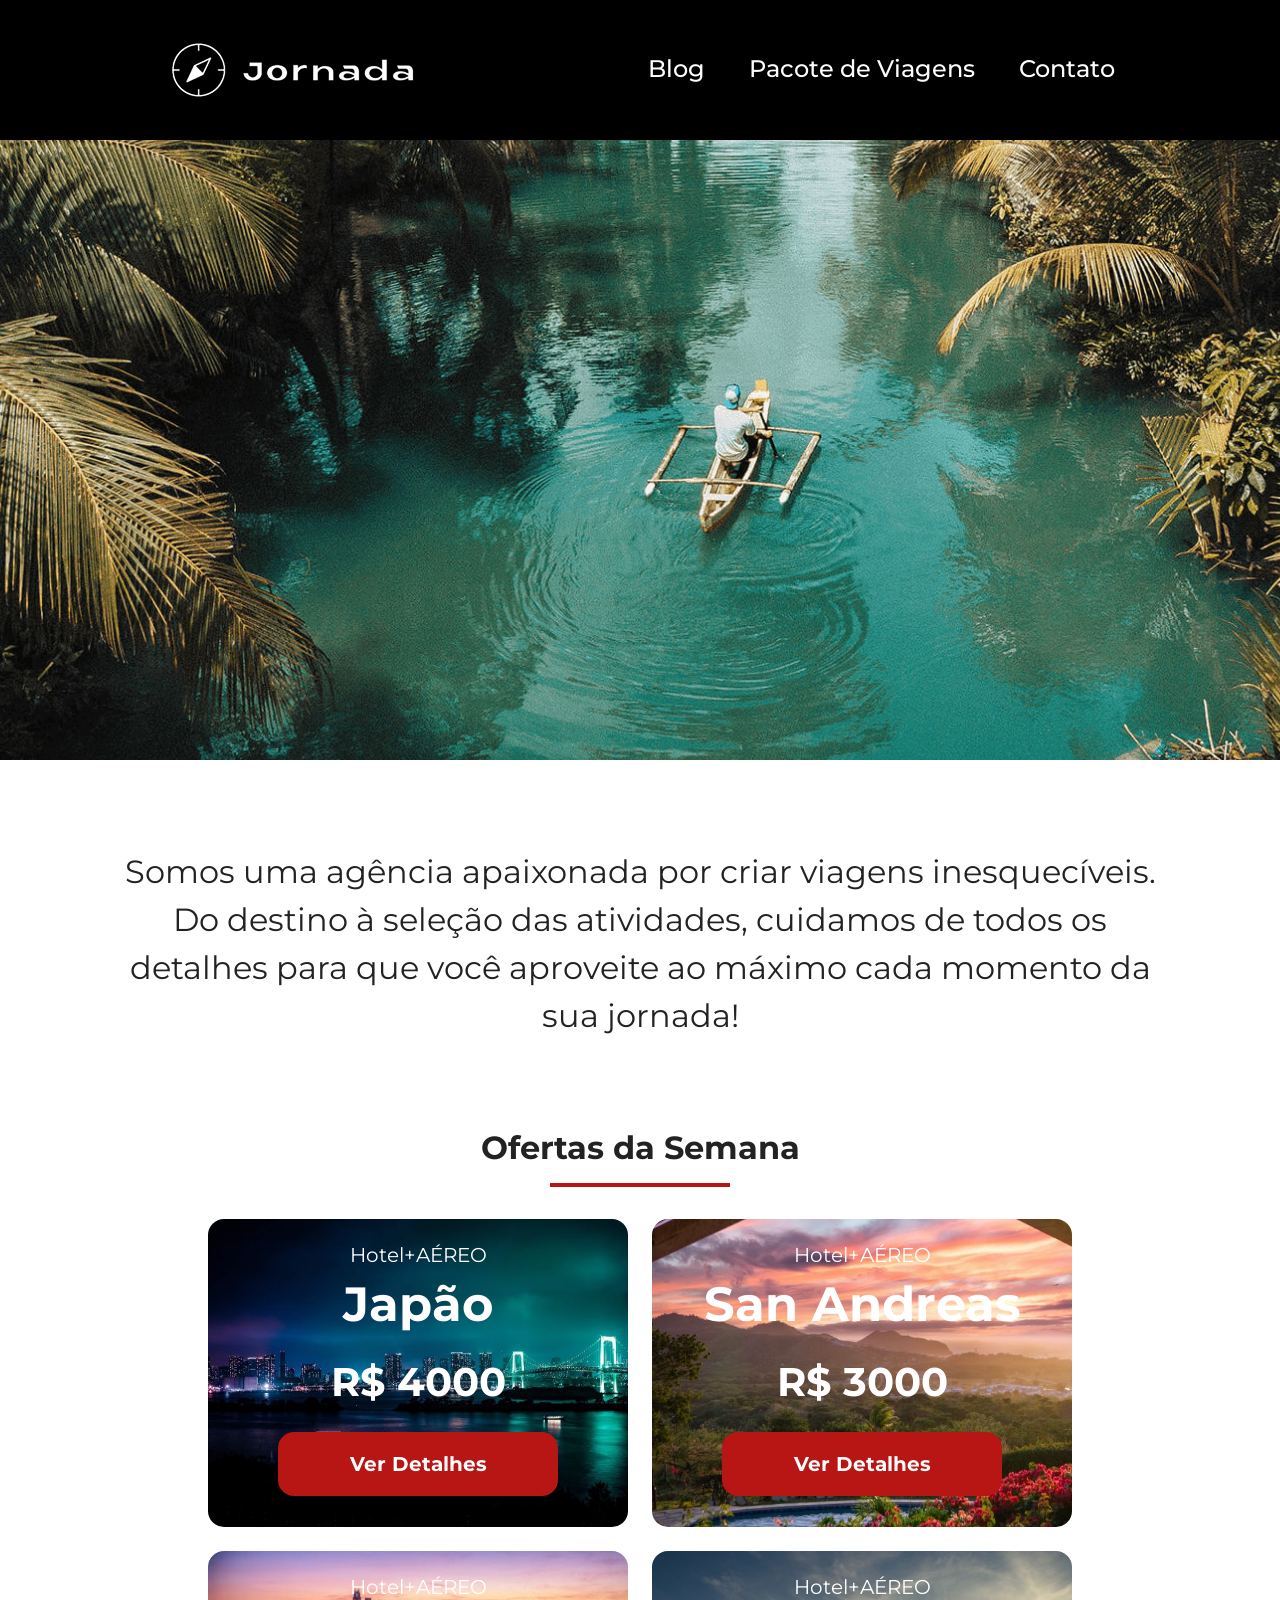
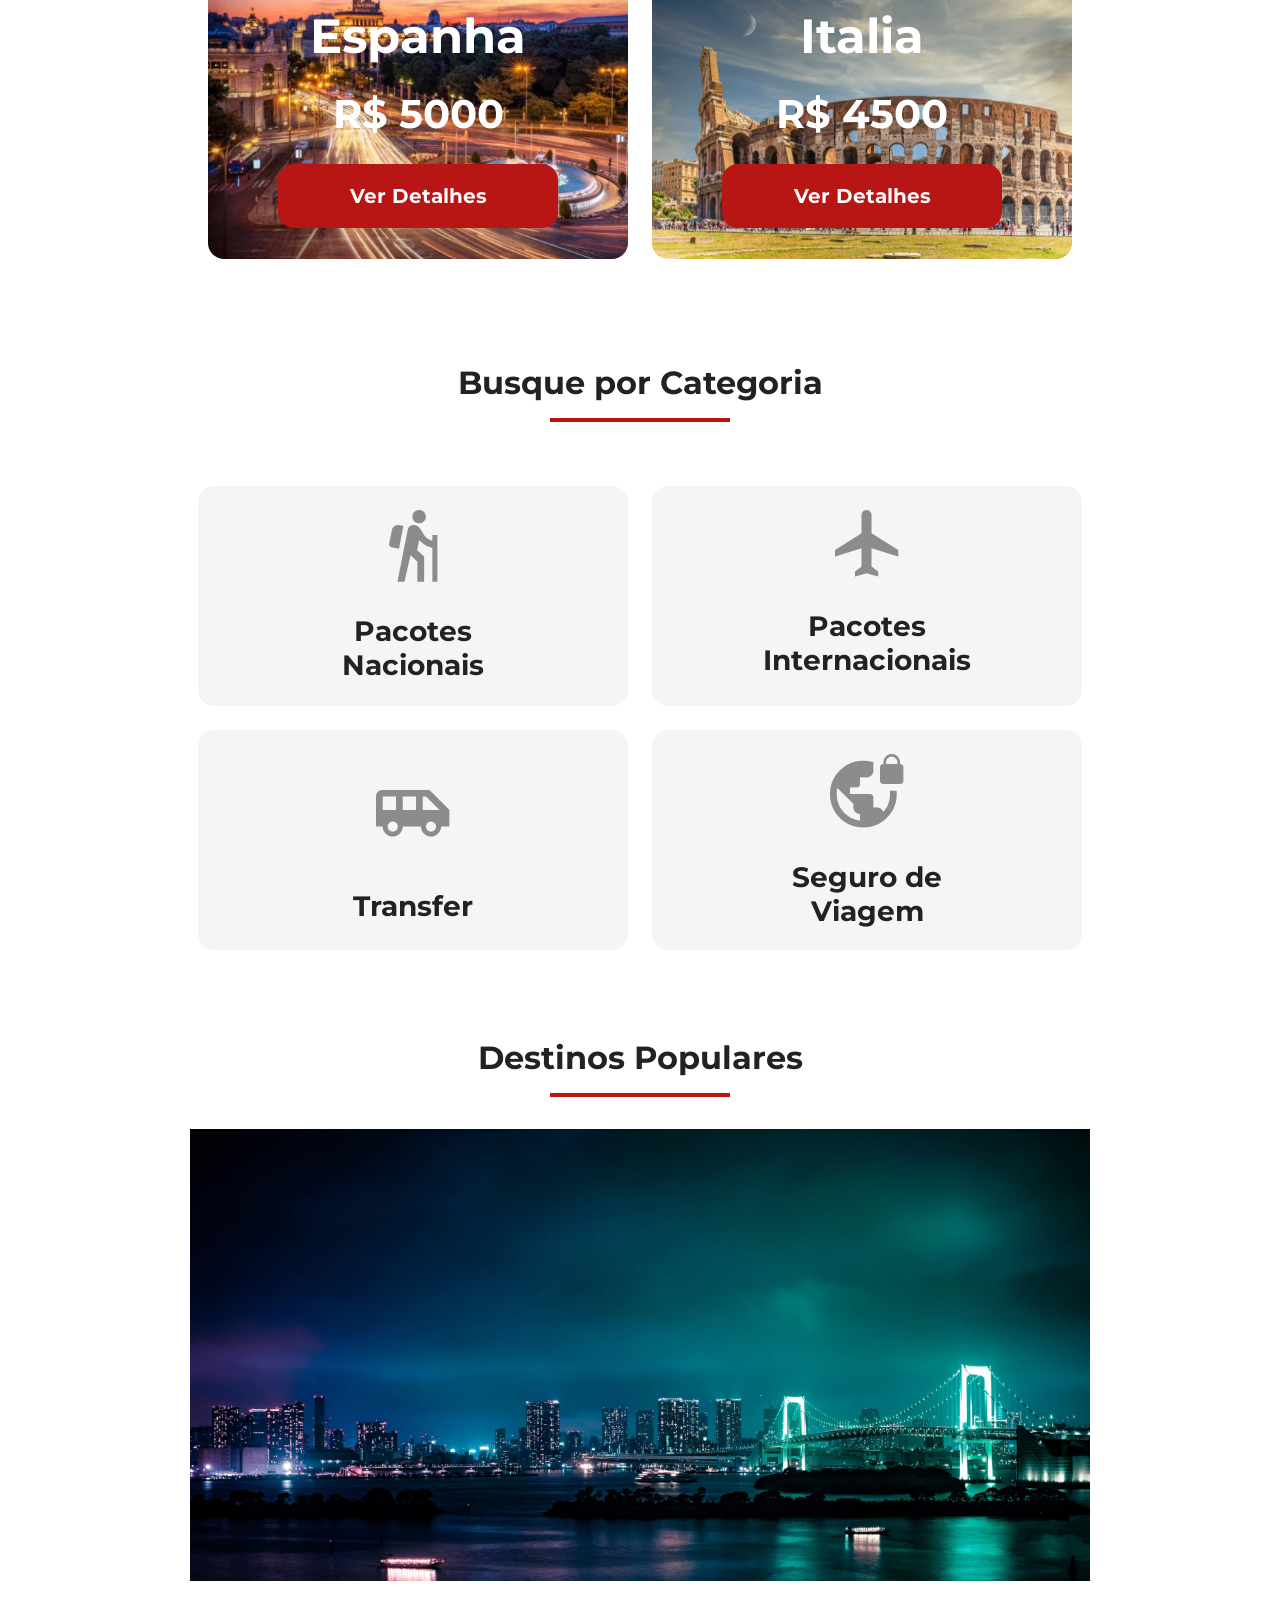
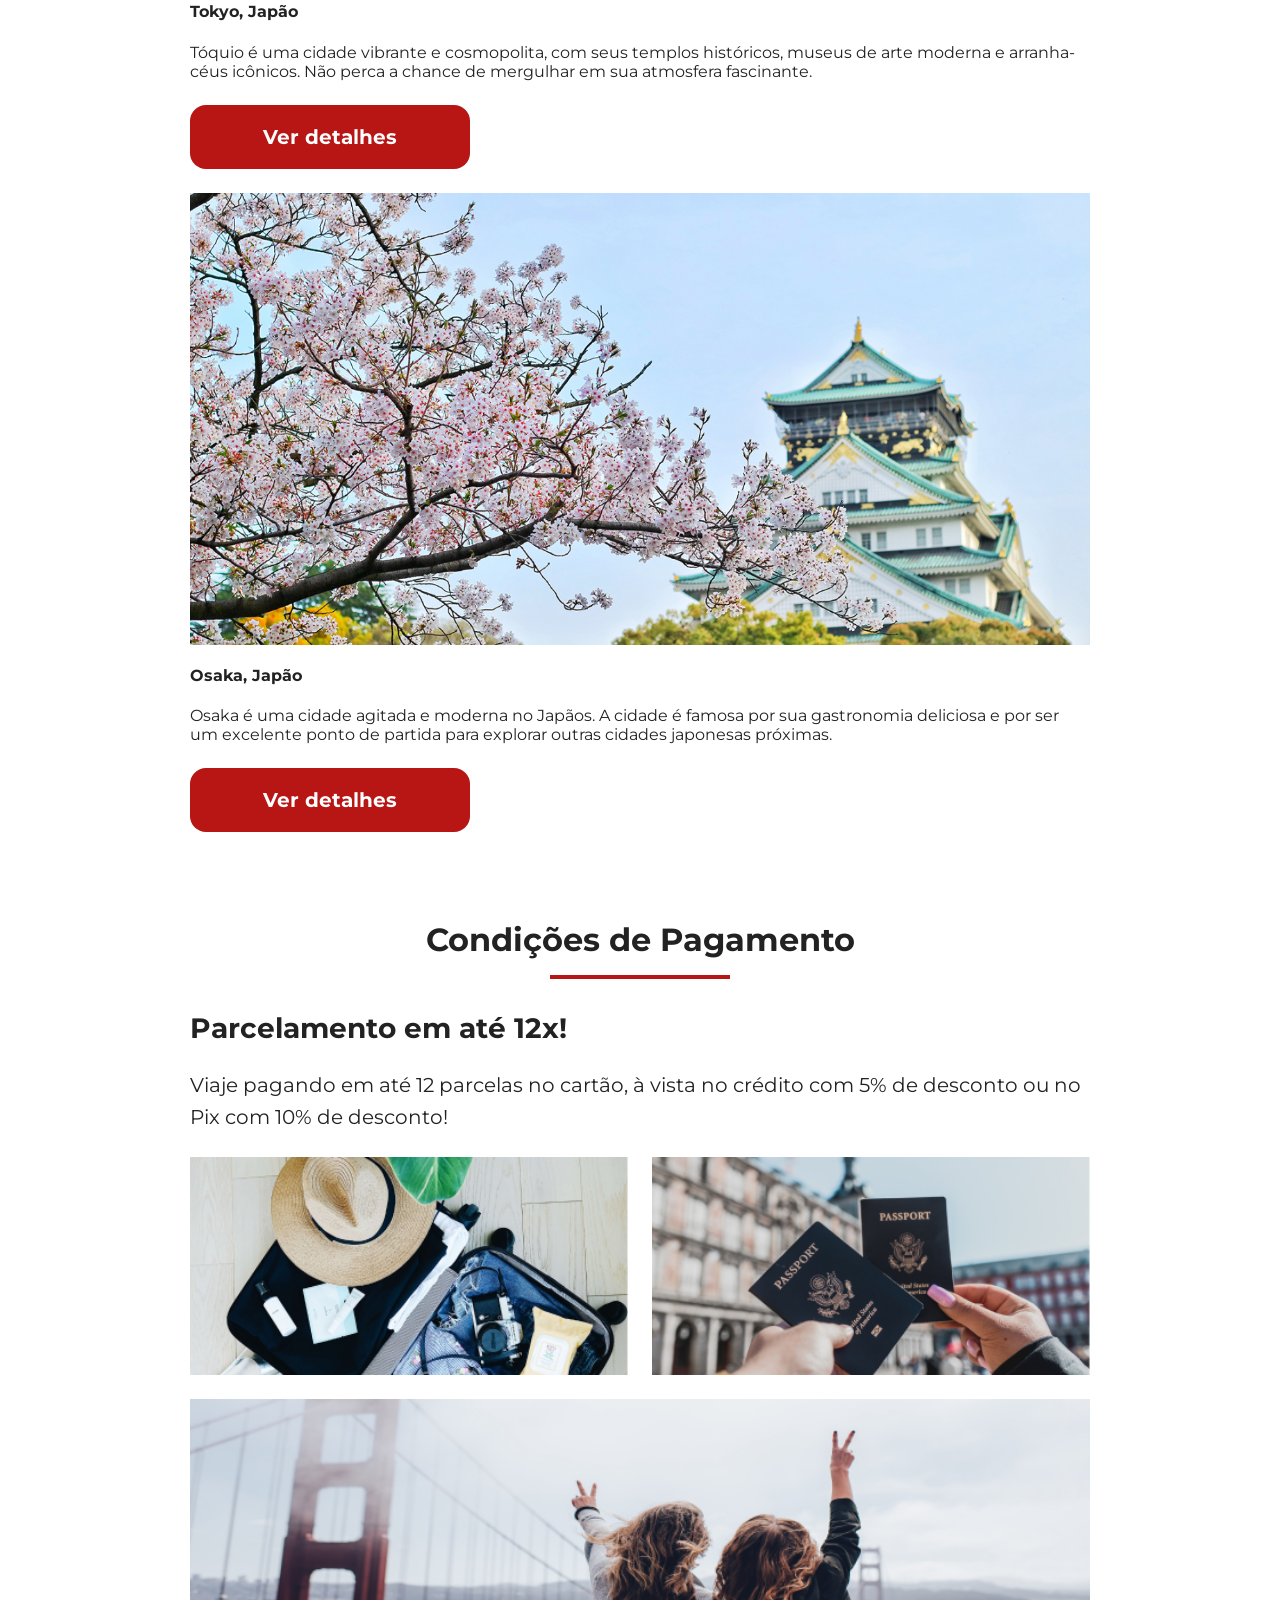
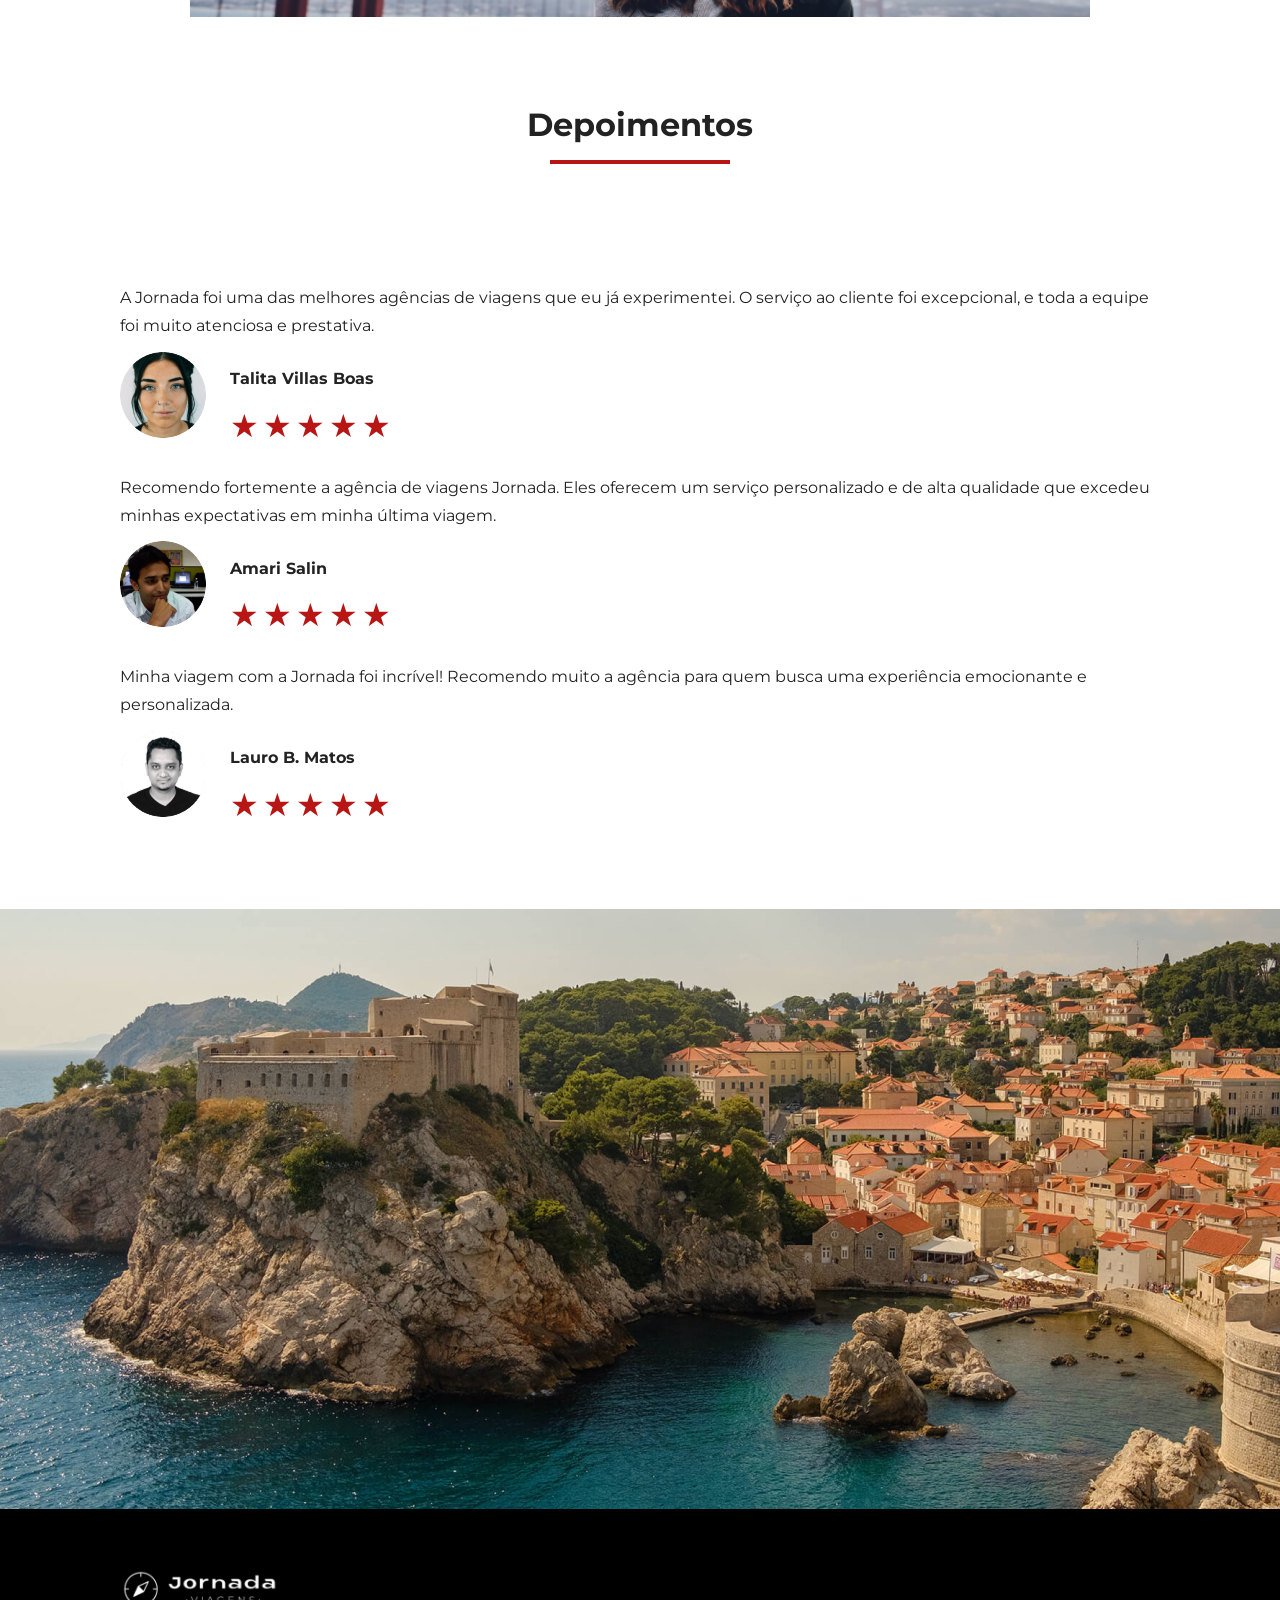
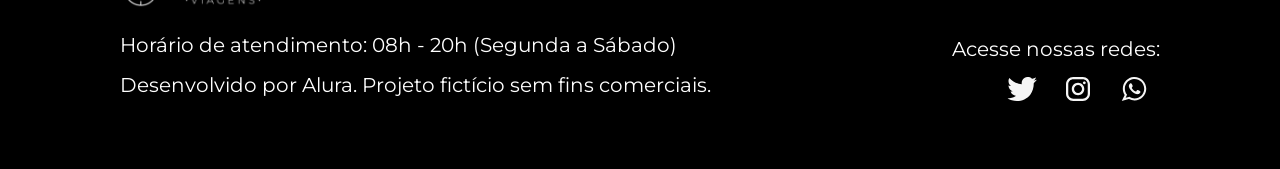
<file: index.html>
<!doctype html>
<html lang="pt-BR">
  <head>
    <meta charset="UTF-8" />
    <meta name="viewport" content="width=device-width, initial-scale=1.0" />
    <meta name="description" content="Jornada Viagens, uma agência apaixonada por criar viagens inesquecíveis">

    <meta name="og:title" content="Jornada Viagens">
    <meta name="og:description" content="Jornada Viagens, uma agência apaixonada por criar viagens inesquecíveis">
    <meta name="og:image" content="https://https://github.com/LeleCabral/jornada-viagens/img/logo-footer.png">
    <meta name="og:type" content="website">
    <meta name="og:url" content="https://https://github.com/LeleCabral/jornada-viagens">
    
    <link rel="icon" href="./img/favicon.svg.svg" type="xml/svg">
    <link rel="stylesheet" href="./css/style.css" />
    <title>Jornada de Viagens</title>
  </head>
  <body>
    <header class="main-header">
      <a class="logo" href="index.html" title="voltar para a página inicial">
        <img
          class="img-mobile"
          src="img/Logo-provisória-branca 1.png"
          alt="Bussola da logo Jornada Viagens na cor branca"
        />
        <img
          class="img-desktop"
          src="img/bussula-texto-jornada-branca.png"
          alt=" Logo Jornada Viagens na cor branca"
        />
      </a>
      <div class="navigation-menu">
        <label for="menu">
          <img src="img/menu.png" alt="menu" />
        </label>
        <input type="checkbox" id="menu" hidden />
        <nav>
          <ul class="list-links">
            <li>
              <a href="blog.html" target="_blank" title="Acessar blog">Blog</a>
            </li>
            <li>
              <a href="pacote-de-viagens.html" target="_blank" title="Acessar pacotes"
                >Pacote de Viagens</a
              >
            </li>
            <li>
              <a href="contato.html" target="_blank" title="Acessar contato"
                >Contato</a
              >
            </li>
          </ul>
        </nav>
      </div>
    </header>

    <section class="hero">
      <div class="hero-img"></div>
      <h2>
        Somos uma agência apaixonada por criar viagens inesquecíveis. Do destino
        à seleção das atividades, cuidamos de todos os detalhes para que você
        aproveite ao máximo cada momento da sua jornada!
      </h2>
    </section>

    <section class="offers">
      <div class="section-title">
        <h2>Ofertas da Semana</h2>
        <hr />
      </div>
      <div class="offers-cards">
        <article class="card japao">
          <header>
            <p>Hotel+AÉREO</p>
            <h3>Japão <br>
              <span>R$ 4000</span></h3>
          </header>
          <footer>
            <a href="#" class="button">Ver Detalhes</a>
          </footer>
        </article>

        <article class="card san-andreas">
          <header>
            <p>Hotel+AÉREO</p>
            <h3>San Andreas <br>
              <span>R$ 3000</span></h3>
          </header>
          <footer>
            <a href="#" class="button">Ver Detalhes</a>
          </footer>
        </article>

        <article class="card espanha">
          <header>
            <p>Hotel+AÉREO</p>
            <h3>Espanha <br>
              <span>R$ 5000</span></h3>
          </header>
          <footer>
            <a href="#" class="button">Ver Detalhes</a>
          </footer>
        </article>

        <article class="card italia">
          <header>
            <p>Hotel+AÉREO</p>
            <h3>Italia<br>
              <span>R$ 4500</span></h3>
          </header>
          <footer>
            <a href="#" class="button">Ver Detalhes</a>
          </footer>
        </article></section>
    
    <section class="categories">
      <div class="section-title">
        <h2>Busque por Categoria</h2>
        <hr>
      </div>
      
      <div class="categories-cards">
        <a class="card"   href="#"  target="_blank" title="Busque pela categoria Pacotes Nacionais">
        <img src="img/ícone - pacotes nacionais.png" alt="Ícone de uma passoa fazendo trilha"/>
        <h3>Pacotes <br> Nacionais</h3>
        </a>
        <a class="card"   href="#"  target="_blank" title="Busque pela categoria Pacotes Internacional">
        <img src="img/ícone - pacotes interacionais.png" alt="Ícone de um avião"/>
        <h3>Pacotes <br> Internacionais</h3>
        </a>
        <a class="card single-line transfer"   href="#"  target="_blank" title="Busque pela categoria de Transfer">
        <img src="img/ícone -transfer.png" alt="Ícone de um ônibus"/>
        <h3>Transfer</h3>
        </a>
        <a class="card"   href="#"  target="_blank" title="Busque pela categoria de Seguros de Viagem">
        <img src="img/ícone - seguro viagem.png" alt="Ícone de um mundo com cadeado"/>
        <h3>Seguro de<br> Viagem</h3>
        </a>
      </div>
    </section>

    <section class="destinations">
      <div class="section-title">
        <h2>Destinos Populares</h2>
        <hr>
      </div>
      <div class="destination-items">
        <article class="item tokyo">
          <header>
            <div class="img-item"></div>
            <h4>Tokyo, Japão</h4>
          </header>
          <p>Tóquio é uma cidade vibrante e cosmopolita, com seus templos históricos, museus de arte moderna e arranha-céus icônicos. Não perca a chance de mergulhar em sua atmosfera fascinante.</p>
          <footer>
            <a href="#" class="button" target="_blank" title="Veja mais detalhes do destino Tokyo">Ver detalhes</a>
          </footer>
        </article>
      <article class="item osaka">
          <header>
            <div class="img-item"></div>
            <h4>Osaka, Japão</h4>
          </header>
          <p>Osaka é uma cidade agitada e moderna no Japãos. A cidade é famosa por sua gastronomia deliciosa e por ser um excelente ponto de partida para explorar outras cidades japonesas próximas.</p>
          <footer>
            <a href="#" class="button" target="_blank" title="Veja mais detalhes do destino Osaka">Ver detalhes</a>
          </footer>
        </article>
      </div>
    </section>

     <section class="payments">
      <div class="section-title">
        <h2>Condições de Pagamento</h2>
        <hr />
      </div>
      <div class="content-container">
        <div class="text-content">
          <h3 class="content-title">Parcelamento em até 12x!</h3>
          <p class="content-text">
            Viaje pagando em até 12 parcelas no cartão, à vista no crédito com
            5% de desconto ou no Pix com 10% de desconto!
          </p>
        </div>
        <div class="image-gallery">
          <div class="image first"></div>
          <div class="image second"></div>
          <div class="image thirdy colspan-2"></div>
        </div>
      </div>
    </section>

    <section class="testimonials"></section>
    <div class="section-title">
        <h2>Depoimentos</h2>
        <hr />
      </div>

      <div class="testimonial-container">
        <article>
          <header>
            <p>A Jornada foi uma das melhores agências de viagens que eu já experimentei. O serviço ao cliente foi excepcional, e toda a equipe foi muito atenciosa e prestativa.</p>
          </header>
          <footer><img src="img/avatar-talita.png" alt="Imagem de peril da cliente Talita Villas Boas">
            <div class="profile-content">
              <h4>Talita Villas Boas</h4>
              <div class="rating">
                <span class="star">★</span>
                <span class="star">★</span>
                <span class="star">★</span>
                <span class="star">★</span>
                <span class="star">★</span>
              </div>
            </div>
          </footer>
        </article>
        <article>
          <header>
            <p>Recomendo fortemente a agência de viagens Jornada. Eles oferecem um serviço personalizado e de alta qualidade que excedeu minhas expectativas em minha última viagem.</p>
          </header>
          <footer>
          <img src="img/avatar-amari.png" alt="Imagem de peril do cliente Amari Salin">
            <div class="profile-content">
              <h4>Amari Salin</h4>
              <div class="rating">
                <span class="star">★</span>
                <span class="star">★</span>
                <span class="star">★</span>
                <span class="star">★</span>
                <span class="star">★</span>
              </div>
            </div>
          </footer>
        </article>

        <article>
          <header>
            <p>Minha viagem com a Jornada foi incrível! Recomendo muito a agência para quem busca uma experiência emocionante e personalizada.</p>
          </header>
          <footer><img src="img/avatar-lauro.png" alt="Imagem de peril do cliente Lauro B. Matos">
            <div class="profile-content">
              <h4>Lauro B. Matos</h4>
              <div class="rating">
                <span class="star">★</span>
                <span class="star">★</span>
                <span class="star">★</span>
                <span class="star">★</span>
                <span class="star">★</span>
              </div>
            </div></footer>
        </article>
      </div>

   <section class="bottom-hero">
      <div class="hero-img"></div>
    </section>



    <footer class="main-footer">
      <div class="footer-content">
        <img src="img/logo-footer.svg" alt="logo completo Jornada Viagens" />
        <p>Horário de atendimento: 08h - 20h (Segunda a Sábado)</p>
        <p>Desenvolvido por Alura. Projeto fictício sem fins comerciais.</p>
      </div>
      <div class="footer-social">
        <p>Acesse nossas redes:</p>

        <a href="#" target="_blank" title="Acesse o Twitter do Jornada Viagens"
          ><img
            src="img/icone-twitter.svg"
            alt="icone do Twitter na cor branca"
        /></a>

        <a
          href="#"
          target="_blank"
          title="Acesse o Instagram do Jornada Viagens"
          ><img
            src="img/icone-instagram.svg"
            alt="icone do Instagram na cor branca"
        /></a>

        <a href="#" target="_blank" title="Entre em contato através do whatsapp"
          ><img
            src="img/icone-whatsapp.svg"
            alt="icone do whatsapp na cor branca"
        /></a>
      </div>
    </footer>
  </body>
</html>
</file>
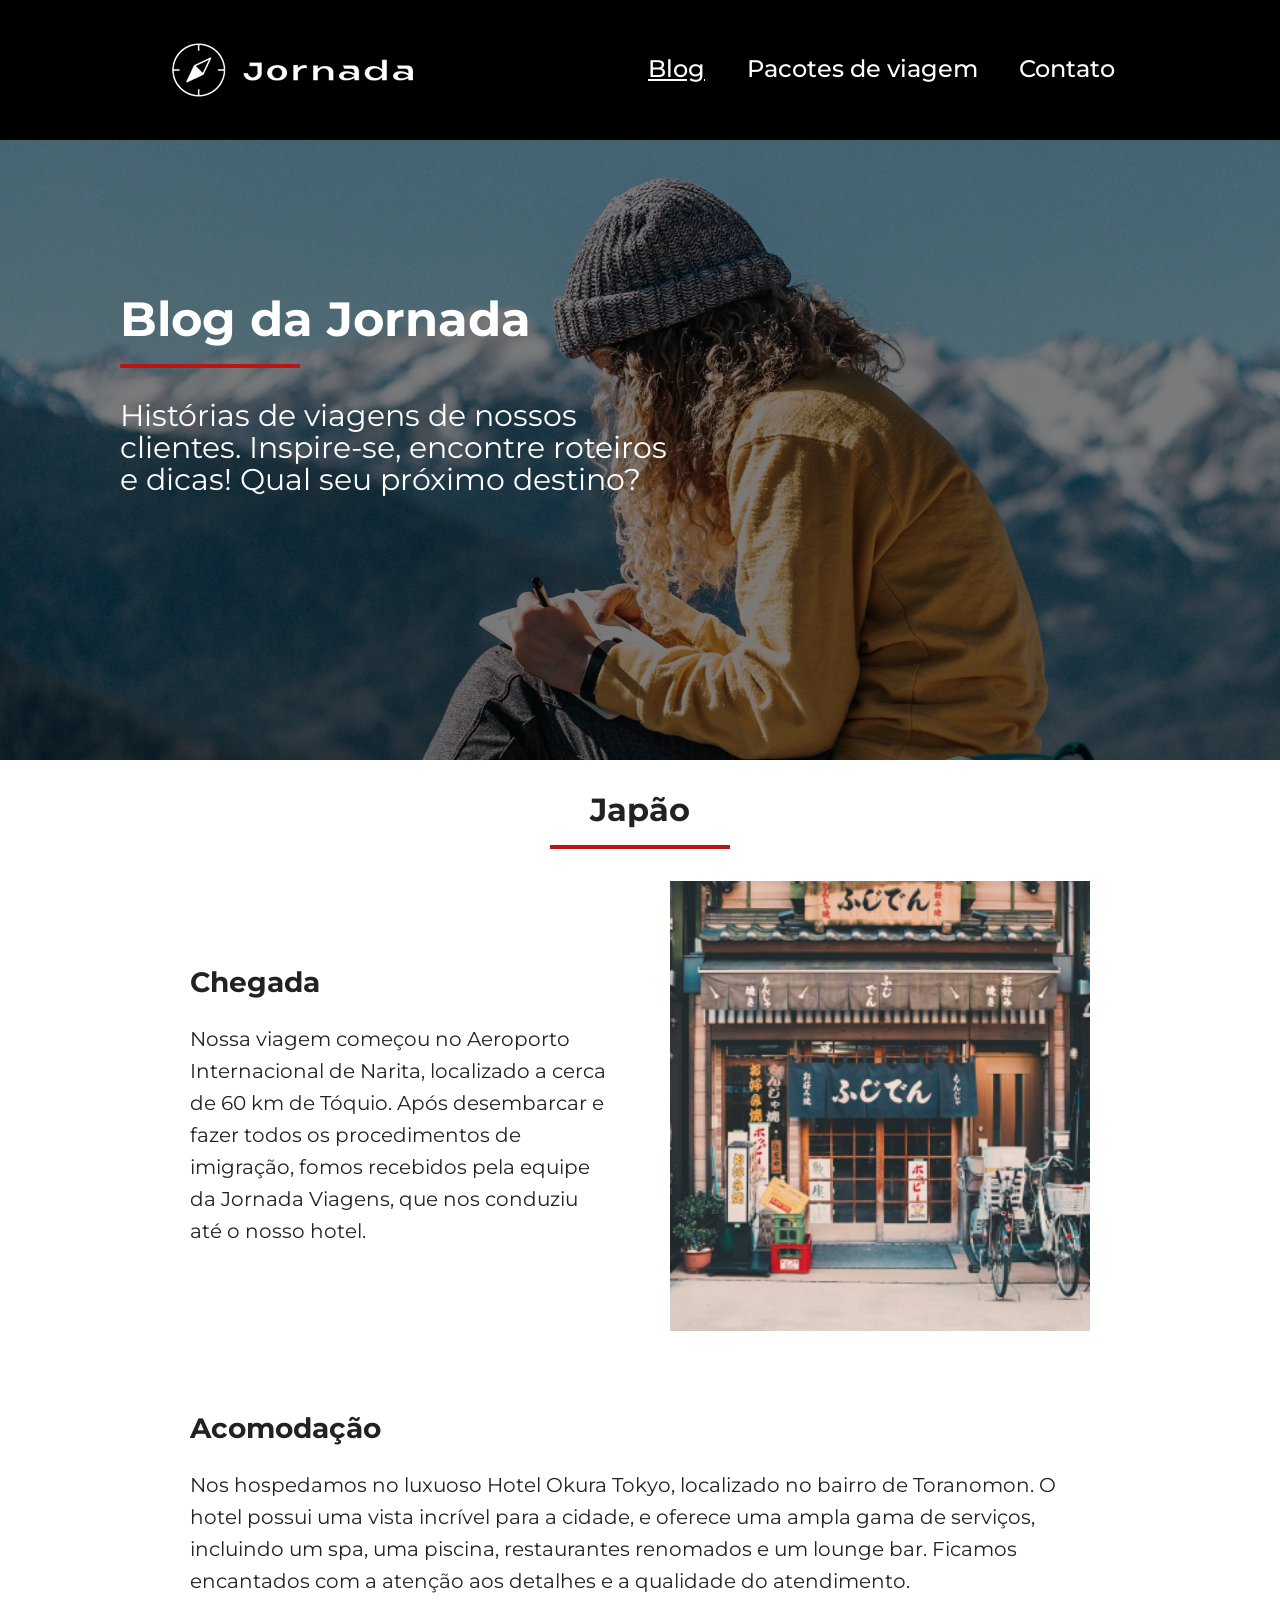
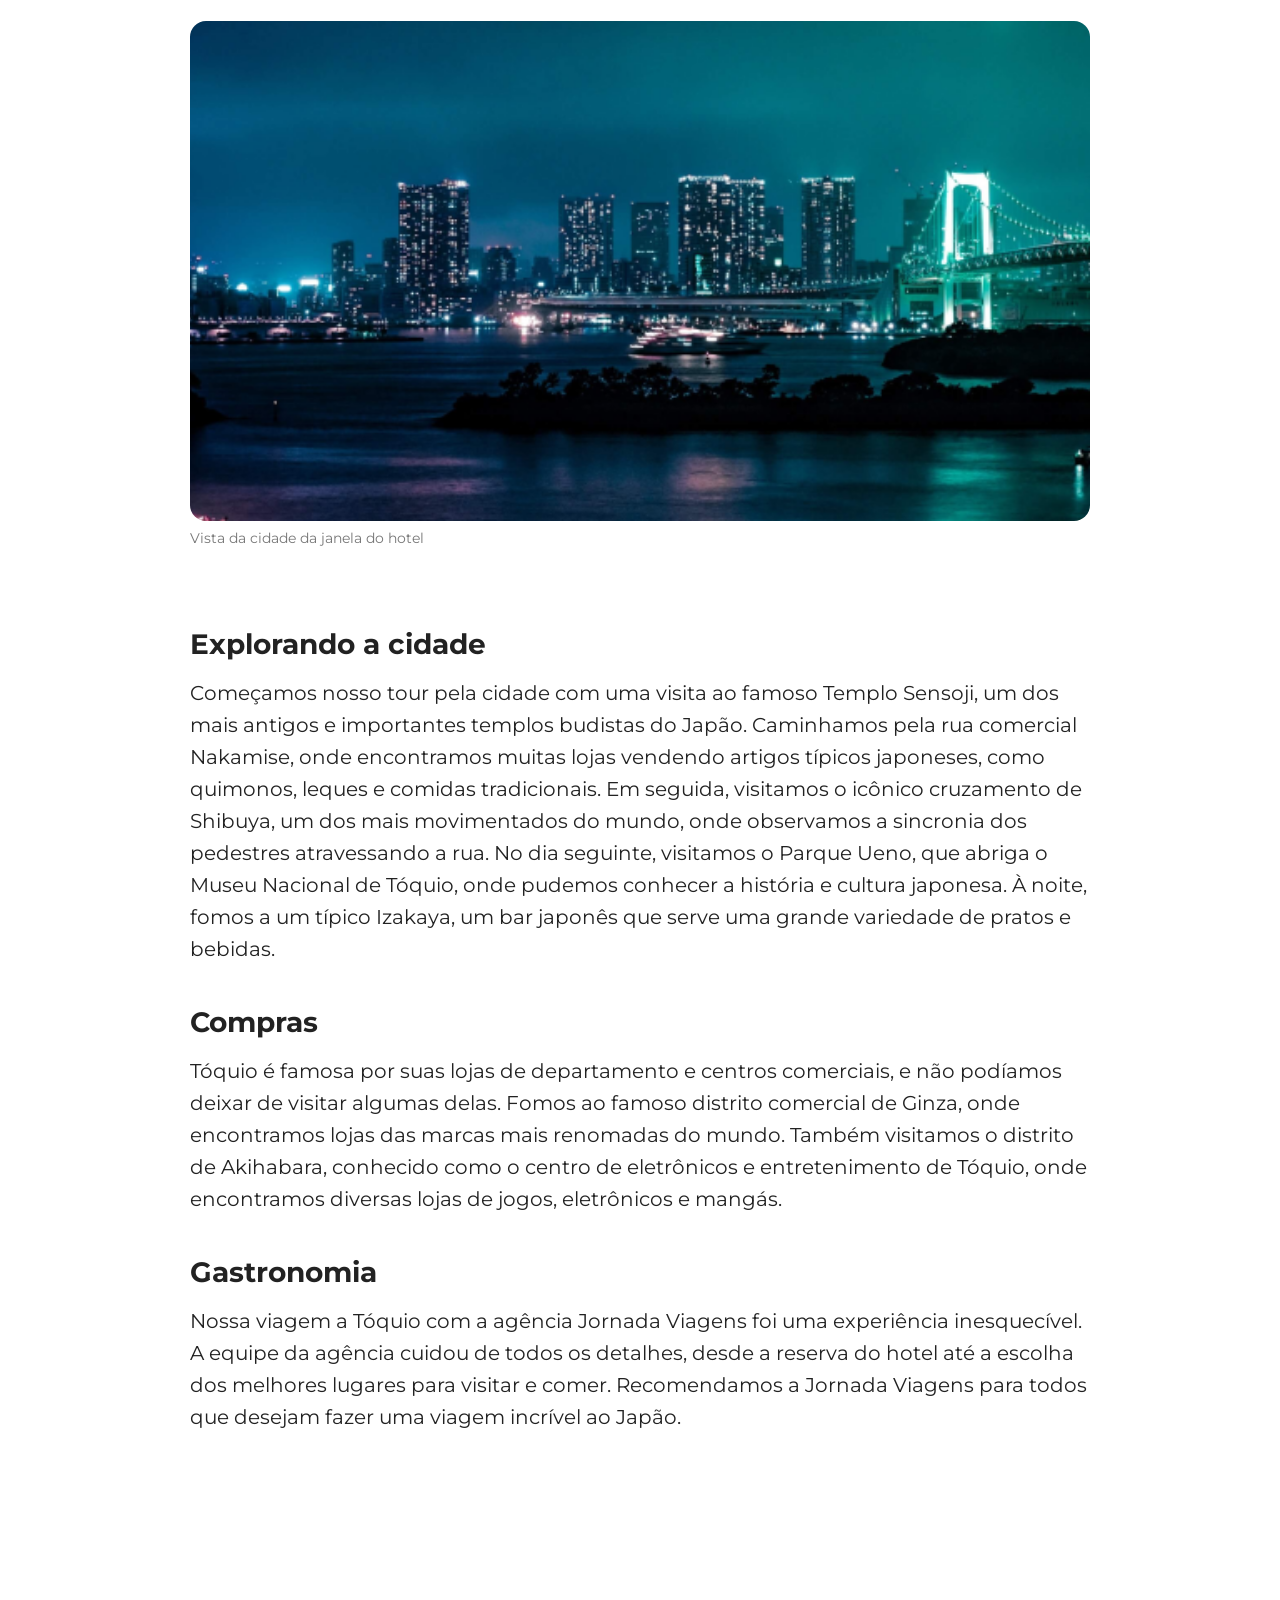
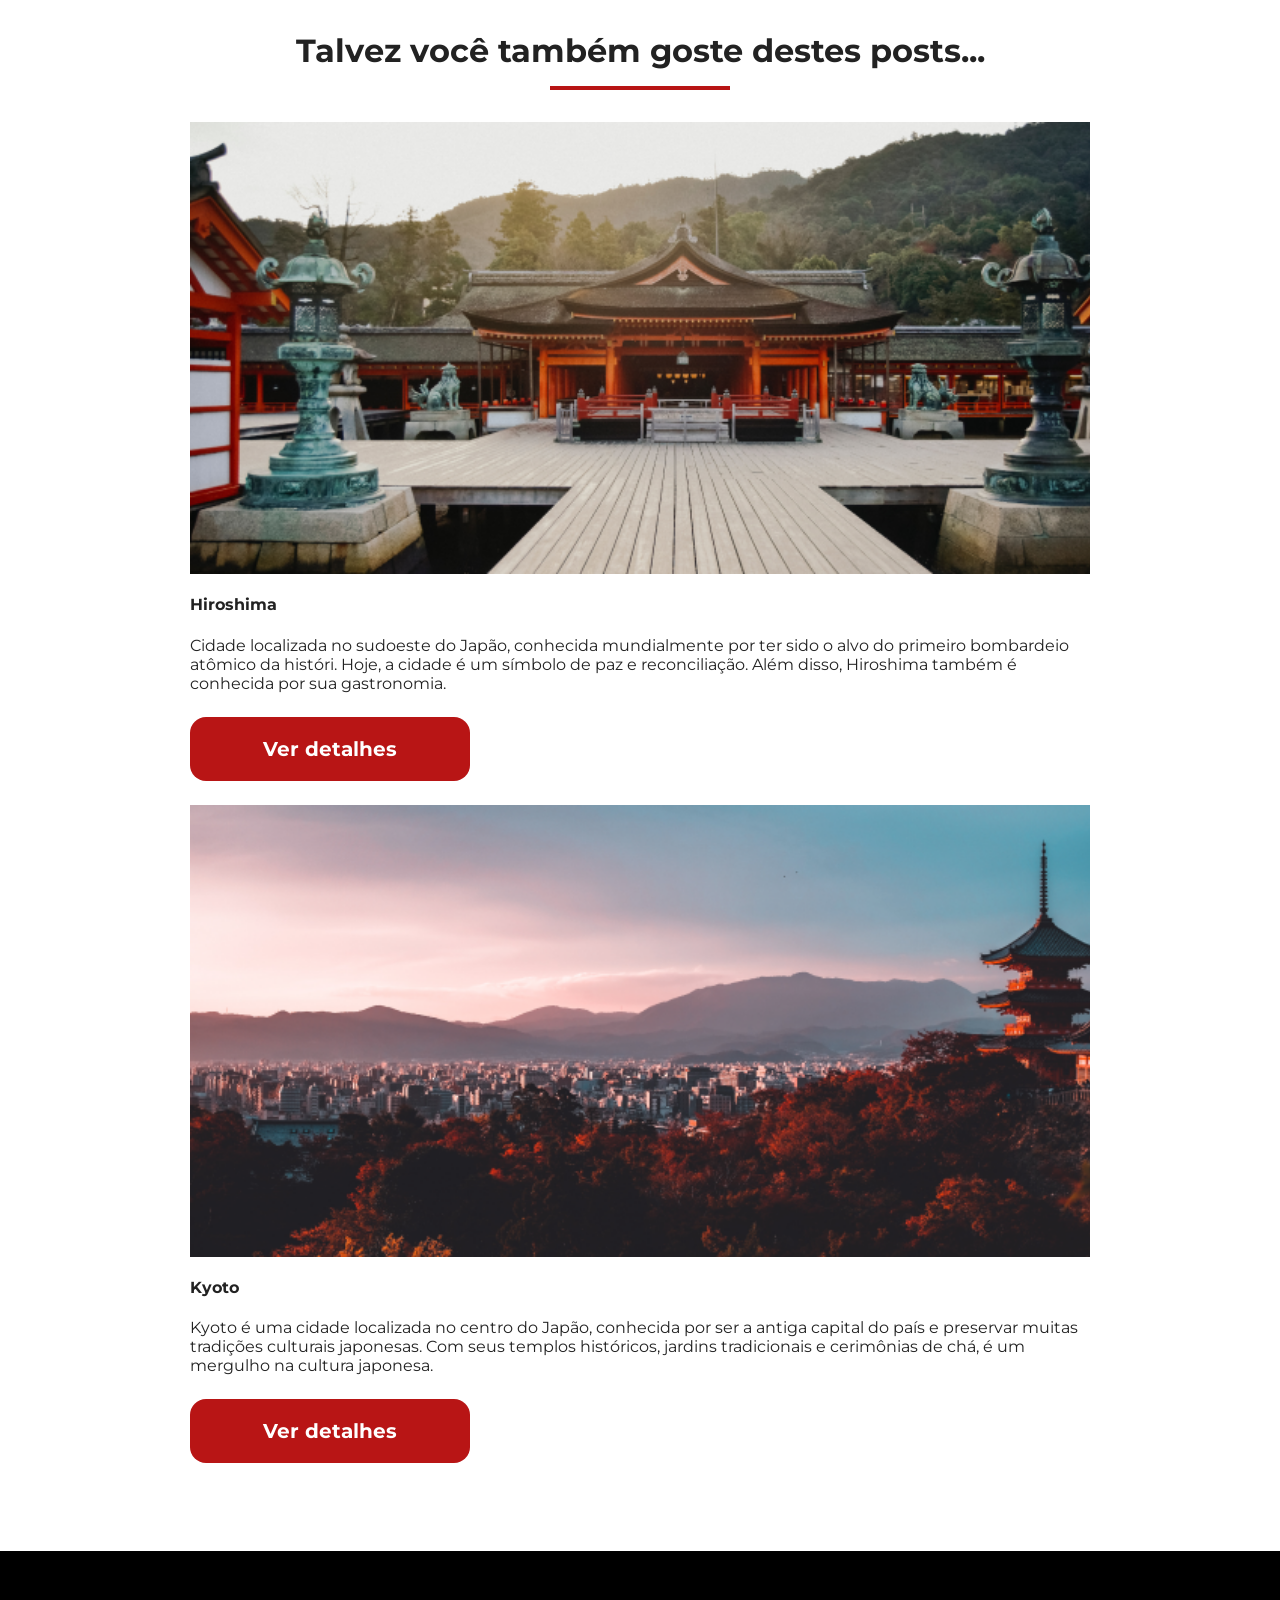
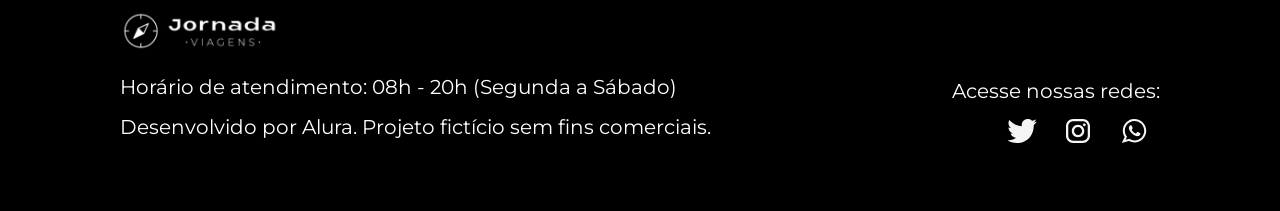
<file: blog.html>
<!doctype html>
<html lang="pt-BR">
  <head>
    <meta charset="UTF-8" />
    <meta name="viewport" content="width=device-width, initial-scale=1.0" />
    <meta
      name="description"
      content="Jornada Viagens, uma agência apaixonada por criar viagens inesquecíveis"
    />

    <meta name="og:title" content="Jornada Viagens" />
    <meta
      name="og:description"
      content="Jornada Viagens, uma agência apaixonada por criar viagens inesquecíveis"
    />
    <meta
      name="og:image"
      content="https://https://github.com/LeleCabral/jornada-viagens/img/logo-footer.png"
    />
    <meta name="og:type" content="website" />
    <meta
      name="og:url"
      content="https://https://github.com/LeleCabral/jornada-viagens"
    />

    <link rel="icon" href="./img/favicon.svg.svg" type="xml/svg" />
    <link rel="stylesheet" href="./css/style.css" />

    <title>Jornada Viagens</title>
  </head>
  <body>
    <header class="main-header">
      <a class="logo" href="index.html" title="voltar para a página inicial">
        <img
          class="img-mobile"
          src="./img/Logo-provisória-branca 1.png"
          alt="Bussola do logo Jornada Viagens na cor branca"
        />
        <img
          class="img-desktop"
          src="./img/bussula-texto-jornada-branca.png"
          alt="Logo Jornada Viagens na cor branca"
        />
      </a>
      <div class="navigation-menu">
        <label for="menu">
          <img src="img/menu.png" alt="menu" />
        </label>
        <input type="checkbox" id="menu" hidden />
        <nav>
          <ul class="list-links">
            <li>
              <a
                class="active"
                href="blog.html"
                target="_blank"
                title="Acessar Blog"
                >Blog</a
              >
            </li>
            <li>
              <a
                href="pacotes-de-viagens.html"
                target="_blank"
                title="Acessar Pacotes de viagem"
                >Pacotes de viagem</a
              >
            </li>
            <li>
              <a href="contato.html" target="_blank" title="Acessar Contato"
                >Contato</a
              >
            </li>
          </ul>
        </nav>
      </div>
    </header>
    <section class="blog hero">
      <div class="hero-img">
        <div class="hero-content">
          <h1>Blog da Jornada</h1>
          <hr />
          <p>
            Histórias de viagens de nossos clientes. Inspire-se, encontre
            roteiros e dicas! Qual seu próximo destino?
          </p>
        </div>
      </div>
    </section>

    <section class="blog japao">
      <div class="section-title">
        <h2>Japão</h2>
        <hr />
      </div>
      <div class="blog">
        <article class="item split">
          <div class="item-text-container">
            <h3 class="content-title">Chegada</h3>
            <p class="content-text">
              Nossa viagem começou no Aeroporto Internacional de Narita,
              localizado a cerca de 60 km de Tóquio. Após desembarcar e fazer
              todos os procedimentos de imigração, fomos recebidos pela equipe
              da Jornada Viagens, que nos conduziu até o nosso hotel.
            </p>
          </div>
          <div class="img-item"></div>
        </article>
        <article class="item full-width accommodation">
          <div class="item-text-container-acomodacao">
            <h3 class="content-title">Acomodação</h3>
            <p class="content-text">
              Nos hospedamos no luxuoso Hotel Okura Tokyo, localizado no bairro
              de Toranomon. O hotel possui uma vista incrível para a cidade, e
              oferece uma ampla gama de serviços, incluindo um spa, uma piscina,
              restaurantes renomados e um lounge bar. Ficamos encantados com a
              atenção aos detalhes e a qualidade do atendimento.
            </p>
          </div>
          <div class="img-container">
            <div class="img-item banner"></div>
            <p class="img-caption">Vista da cidade da janela do hotel</p>
          </div>
        </article>

        <article class="curiosities">
          <div class="item-text-container-acomodacao">
            <h3 class="content-title">Explorando a cidade</h3>
            <p class="content-text">
              Começamos nosso tour pela cidade com uma visita ao famoso Templo
              Sensoji, um dos mais antigos e importantes templos budistas do
              Japão. Caminhamos pela rua comercial Nakamise, onde encontramos
              muitas lojas vendendo artigos típicos japoneses, como quimonos,
              leques e comidas tradicionais. Em seguida, visitamos o icônico
              cruzamento de Shibuya, um dos mais movimentados do mundo, onde
              observamos a sincronia dos pedestres atravessando a rua. No dia
              seguinte, visitamos o Parque Ueno, que abriga o Museu Nacional de
              Tóquio, onde pudemos conhecer a história e cultura japonesa. À
              noite, fomos a um típico Izakaya, um bar japonês que serve uma
              grande variedade de pratos e bebidas.
            </p>

            <h3 class="content-title">Compras</h3>
            <p class="content-text">
              Tóquio é famosa por suas lojas de departamento e centros
              comerciais, e não podíamos deixar de visitar algumas delas. Fomos
              ao famoso distrito comercial de Ginza, onde encontramos lojas das
              marcas mais renomadas do mundo. Também visitamos o distrito de
              Akihabara, conhecido como o centro de eletrônicos e entretenimento
              de Tóquio, onde encontramos diversas lojas de jogos, eletrônicos e
              mangás.
            </p>

            <h3 class="content-title">Gastronomia</h3>
            <p class="content-text">
              Nossa viagem a Tóquio com a agência Jornada Viagens foi uma
              experiência inesquecível. A equipe da agência cuidou de todos os
              detalhes, desde a reserva do hotel até a escolha dos melhores
              lugares para visitar e comer. Recomendamos a Jornada Viagens para
              todos que desejam fazer uma viagem incrível ao Japão.
            </p>
          </div>
        </article>
      </div>
    </section>

    <section class="post">
      <div class="section-title">
        <h2>Talvez você também goste destes posts...</h2>
        <hr />
      </div>
      <div class="post-items">
        <article class="item hiroshima">
          <header>
            <div class="img-item"></div>
            <h4>Hiroshima</h4>
          </header>
          <p>
            Cidade localizada no sudoeste do Japão, conhecida mundialmente por
            ter sido o alvo do primeiro bombardeio atômico da históri. Hoje, a
            cidade é um símbolo de paz e reconciliação. Além disso, Hiroshima
            também é conhecida por sua gastronomia.
          </p>
          <footer>
            <a
              href="#"
              class="button"
              target="_blank"
              title="Veja mais detalhes do destino Tokyo"
              >Ver detalhes</a
            >
          </footer>
        </article>
        <article class="item kyoto">
          <header>
            <div class="img-item"></div>
            <h4>Kyoto</h4>
          </header>
          <p>
            Kyoto é uma cidade localizada no centro do Japão, conhecida por ser
            a antiga capital do país e preservar muitas tradições culturais
            japonesas. Com seus templos históricos, jardins tradicionais e
            cerimônias de chá, é um mergulho na cultura japonesa.
          </p>
          <footer>
            <a
              href="#"
              class="button"
              target="_blank"
              title="Veja mais detalhes do destino Osaka"
              >Ver detalhes</a
            >
          </footer>
        </article>
      </div>
    </section>

    <footer class="main-footer">
      <div class="footer-content">
        <img src="img/logo-footer.svg" alt="logo completo Jornada Viagens" />
        <p>Horário de atendimento: 08h - 20h (Segunda a Sábado)</p>
        <p>Desenvolvido por Alura. Projeto fictício sem fins comerciais.</p>
      </div>
      <div class="footer-social">
        <p>Acesse nossas redes:</p>

        <a href="#" target="_blank" title="Acesse o Twitter do Jornada Viagens"
          ><img
            src="img/icone-twitter.svg"
            alt="icone do Twitter na cor branca"
        /></a>

        <a
          href="#"
          target="_blank"
          title="Acesse o Instagram do Jornada Viagens"
          ><img
            src="img/icone-instagram.svg"
            alt="icone do Instagram na cor branca"
        /></a>

        <a href="#" target="_blank" title="Entre em contato através do whatsapp"
          ><img
            src="img/icone-whatsapp.svg"
            alt="icone do whatsapp na cor branca"
        /></a>
      </div>
    </footer>
  </body>
</html>
</file>
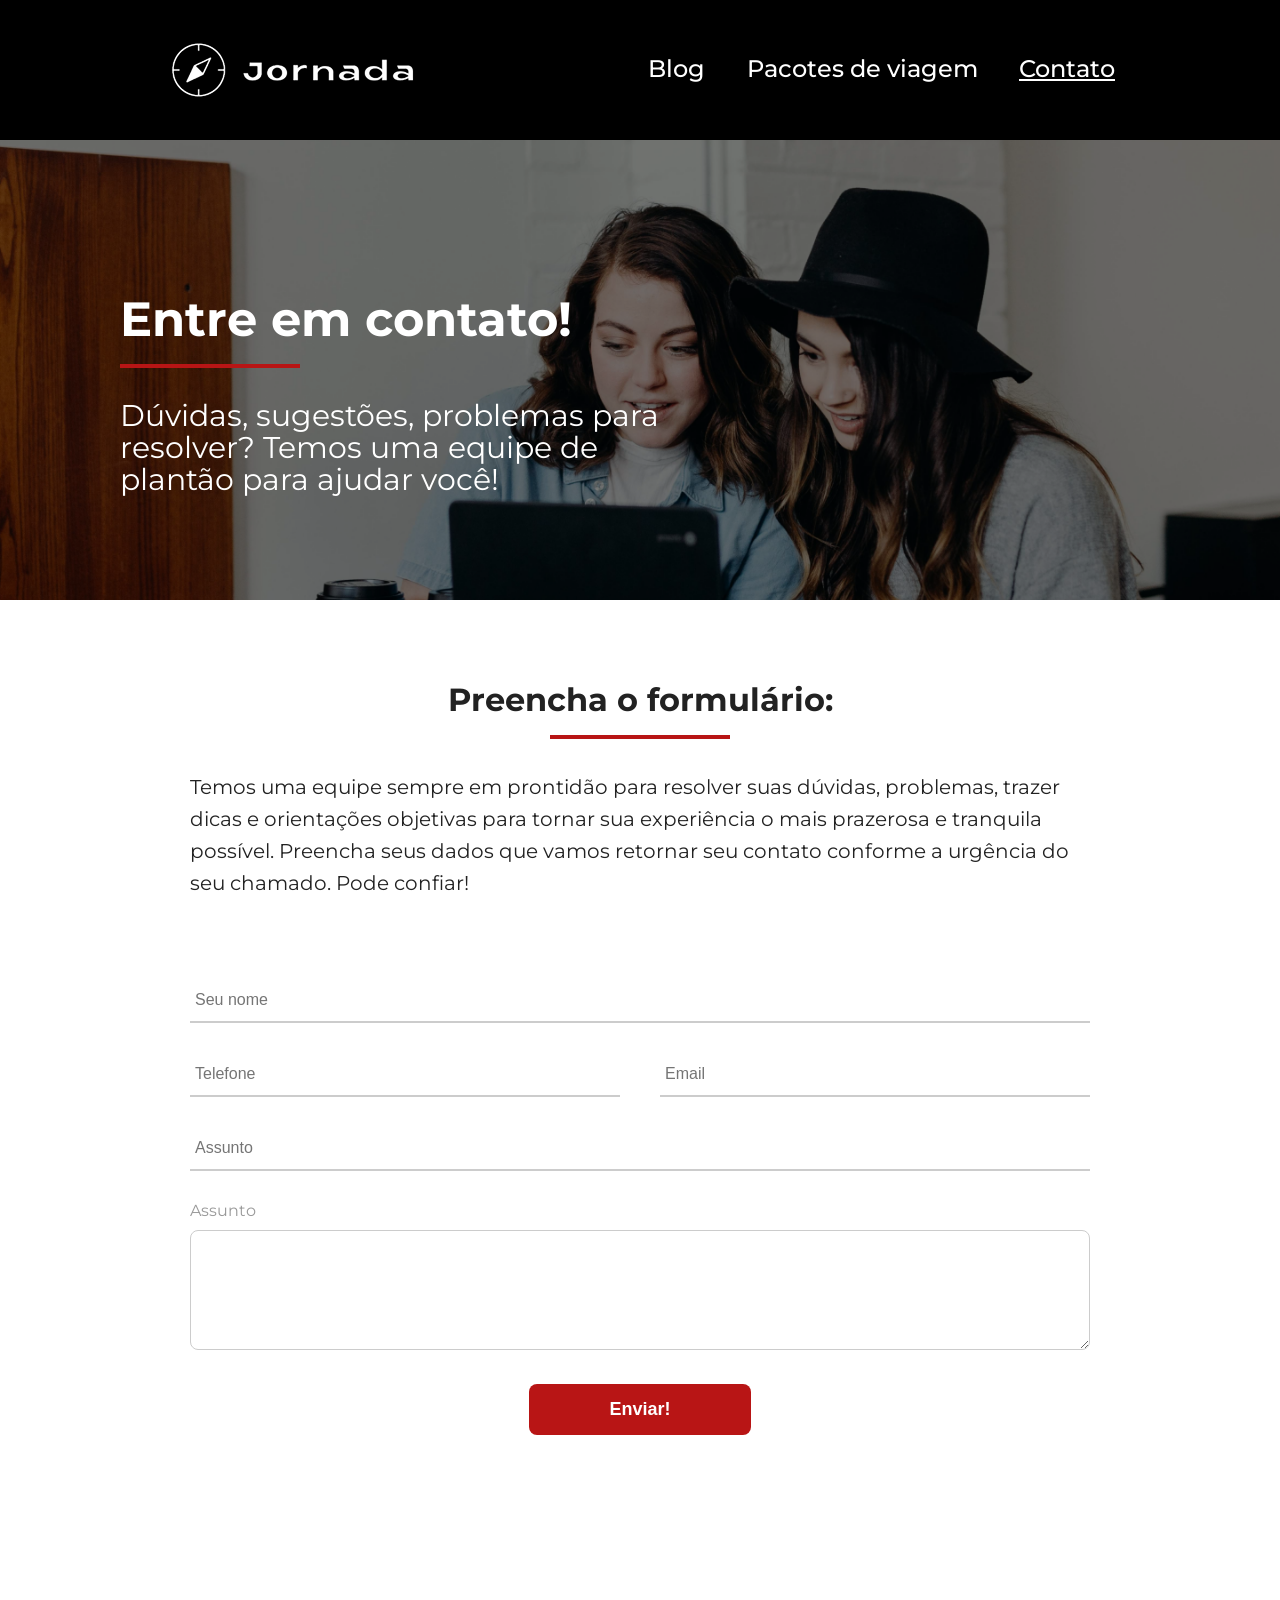
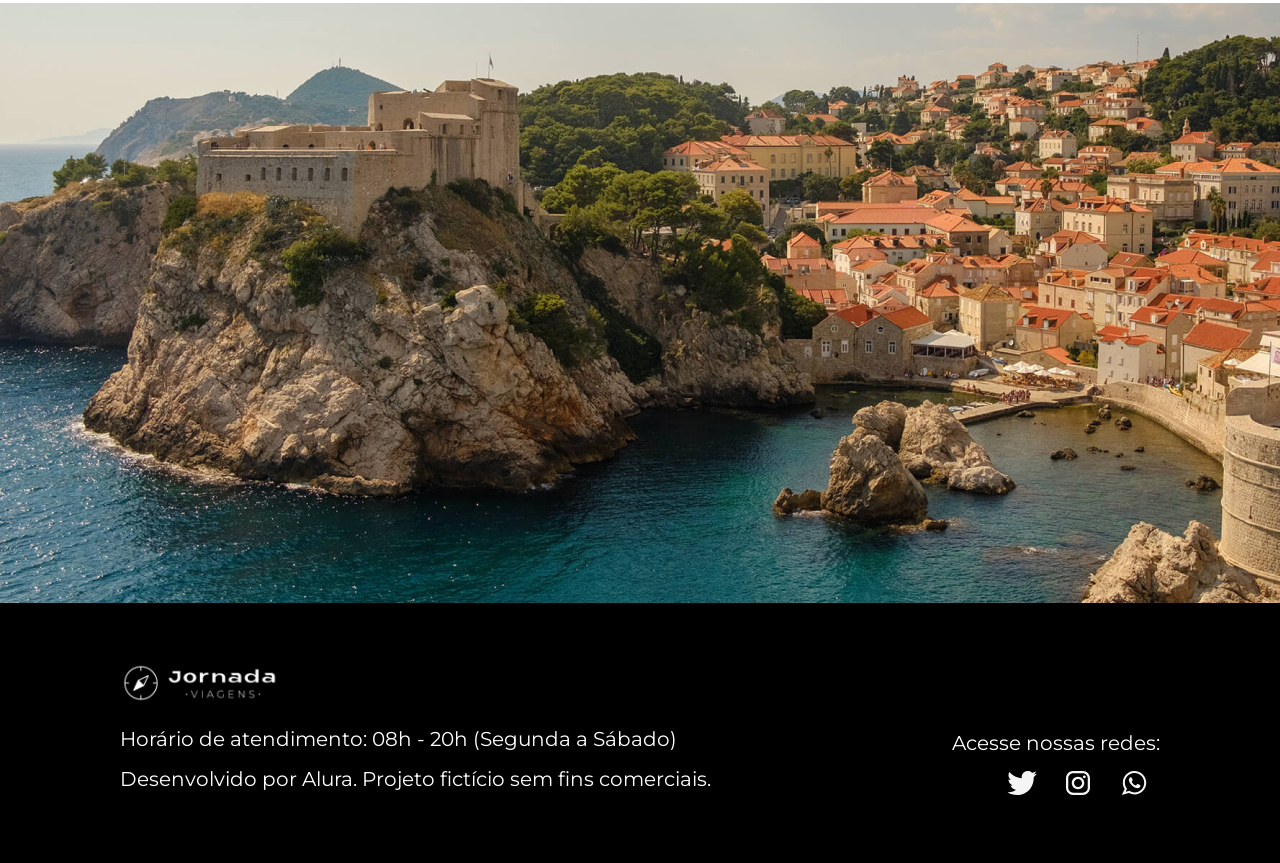
<file: contato.html>
<!doctype html>
<html lang="pt-BR">
  <head>
    <meta charset="UTF-8" />
    <meta name="viewport" content="width=device-width, initial-scale=1.0" />
    <meta
      name="description"
      content="Jornada Viagens, uma agência apaixonada por criar viagens inesquecíveis"
    />

    <meta name="og:title" content="Jornada Viagens" />
    <meta
      name="og:description"
      content="Jornada Viagens, uma agência apaixonada por criar viagens inesquecíveis"
    />
    <meta
      name="og:image"
      content="https://https://github.com/LeleCabral/jornada-viagens/img/logo-footer.png"
    />
    <meta name="og:type" content="website" />
    <meta
      name="og:url"
      content="https://https://github.com/LeleCabral/jornada-viagens"
    />

    <link rel="icon" href="./img/favicon.svg.svg" type="xml/svg" />
    <link rel="stylesheet" href="./css/style.css" />

    <title>Jornada Viagens</title>
  </head>
  <body>
    <header class="main-header">
      <a class="logo" href="index.html" title="voltar para a página inicial">
        <img
          class="img-mobile"
          src="./img/Logo-provisória-branca 1.png"
          alt="Bussola do logo Jornada Viagens na cor branca"
        />
        <img
          class="img-desktop"
          src="./img/bussula-texto-jornada-branca.png"
          alt="Logo Jornada Viagens na cor branca"
        />
      </a>
      <div class="navigation-menu">
        <label for="menu">
          <img src="img/menu.png" alt="menu" />
        </label>
        <input type="checkbox" id="menu" hidden />
        <nav>
          <ul class="list-links">
            <li>
              <a href="blog.html" target="_blank" title="Acessar Blog">Blog</a>
            </li>
            <li>
              <a
                href="pacote-de-viagens.html"
                target="_blank"
                title="Acessar Pacotes de viagem"
                >Pacotes de viagem</a
              >
            </li>
            <li>
              <a
                class="active"
                href="contato.html"
                target="_blank"
                title="Acessar Contato"
                >Contato</a
              >
            </li>
          </ul>
        </nav>
      </div>
    </header>

    <section class="contact hero">
      <div class="hero-img">
        <div class="hero-content">
          <h1>Entre em contato!</h1>
          <hr />
          <p>
            Dúvidas, sugestões, problemas para resolver? Temos uma equipe de
            plantão para ajudar você!
          </p>
        </div>
      </div>
    </section>

    <section class="contact-form-section">
      <div class="section-title">
        <h2>Preencha o formulário:</h2>
        <hr />
      </div>
      <div class="blog">
        <article class="item split">
          <div class="item-text-container">
            <p class="content-text">
              Temos uma equipe sempre em prontidão para resolver suas dúvidas,
              problemas, trazer dicas e orientações objetivas para tornar sua
              experiência o mais prazerosa e tranquila possível. Preencha seus
              dados que vamos retornar seu contato conforme a urgência do seu
              chamado. Pode confiar!
            </p>
          </div>
        </article>
        <form action="#">
          <div class="input-group">
            <input type="text" placeholder="Seu nome" class="full-width" />
          </div>

          <div class="input-row">
            <input type="tel" placeholder="Telefone" />
            <input type="email" placeholder="Email" />
          </div>

          <div class="input-group">
            <input type="text" placeholder="Assunto" class="full-width" />
          </div>

          <div class="input-group">
            <label for="mensagem">Assunto</label>
            <textarea id="mensagem"></textarea>
          </div>

          <button type="submit" class="btn-send">Enviar!</button>
        </form>
      </div>
    </section>

    <section class="bottom-hero">
      <div class="hero-img"></div>
    </section>

    <footer class="main-footer">
      <div class="footer-content">
        <img src="img/logo-footer.svg" alt="logo completo Jornada Viagens" />
        <p>Horário de atendimento: 08h - 20h (Segunda a Sábado)</p>
        <p>Desenvolvido por Alura. Projeto fictício sem fins comerciais.</p>
      </div>
      <div class="footer-social">
        <p>Acesse nossas redes:</p>

        <a href="#" target="_blank" title="Acesse o Twitter do Jornada Viagens"
          ><img
            src="img/icone-twitter.svg"
            alt="icone do Twitter na cor branca"
        /></a>

        <a
          href="#"
          target="_blank"
          title="Acesse o Instagram do Jornada Viagens"
          ><img
            src="img/icone-instagram.svg"
            alt="icone do Instagram na cor branca"
        /></a>

        <a href="#" target="_blank" title="Entre em contato através do whatsapp"
          ><img
            src="img/icone-whatsapp.svg"
            alt="icone do whatsapp na cor branca"
        /></a>
      </div>
    </footer>
  </body>
</html>
</file>
<file: css/style.css>
@import url(global.css);
@import url(header.css);
@import url(hero.css);
@import url(offers.css);
@import url(categories.css);
@import url(destinations.css);
@import url(payments.css);
@import url(testimonials.css);
@import url(footer.css);
@import url(blog.css);
@import url(contato.css);
</file>
